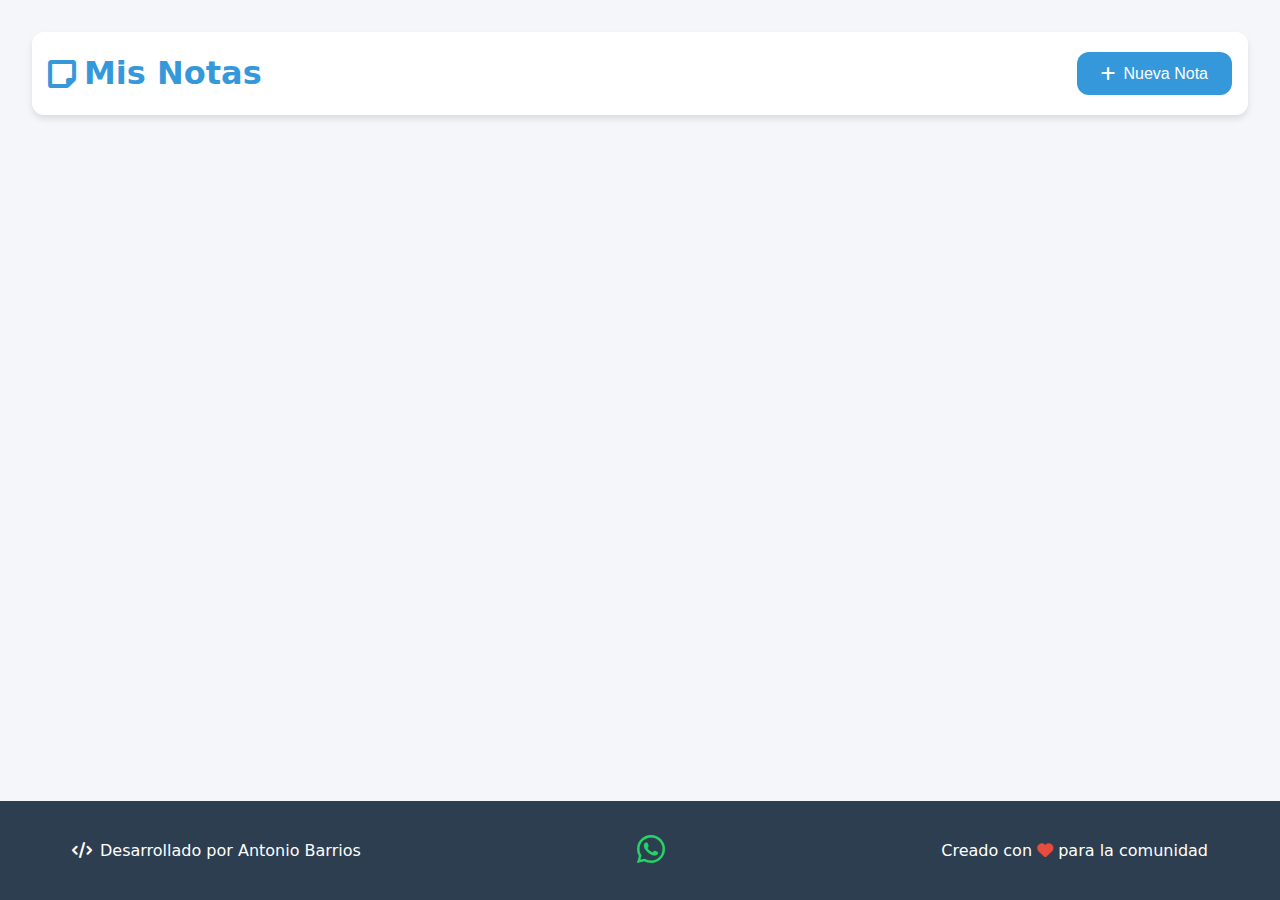
<file: aplicacion de notas/index.html>
<!DOCTYPE html>
<html lang="es">
<head>
    <meta charset="UTF-8">
    <meta name="viewport" content="width=device-width, initial-scale=1.0">
    <title>Mis Notas</title>
    <link rel="stylesheet" href="https://cdnjs.cloudflare.com/ajax/libs/font-awesome/6.0.0/css/all.min.css">
    <link rel="stylesheet" href="./styles.css">
</head>
<body>
    <div class="container">
        <header class="header">
            <h1><i class="fas fa-sticky-note"></i> Mis Notas</h1>
            <button id="addBtn" class="add-button">
                <i class="fas fa-plus"></i>
                Nueva Nota
            </button>
        </header>
        
        <main id="main" class="notes-container">
            <!-- Las notas se agregarán aquí dinámicamente -->
        </main>
    </div>

    <footer class="footer">
        <div class="footer-content">
            <div class="footer-brand">
                <p class="developer-info">
                    <i class="fas fa-code"></i> Desarrollado por Antonio Barrios
                </p>
            </div>
            <div class="footer-social">
                <a href="https://wa.me/595982580075" 
                   class="whatsapp-link" 
                   target="_blank" 
                   rel="noopener noreferrer"
                   title="Contactar por WhatsApp">
                    <i class="fab fa-whatsapp"></i>
                </a>
            </div>
            <div class="footer-love">
                <p>Creado con <i class="fas fa-heart pulse"></i> para la comunidad</p>
            </div>
        </div>
    </footer>

    <script src="./script.js"></script>
</body>
</html>
</file>
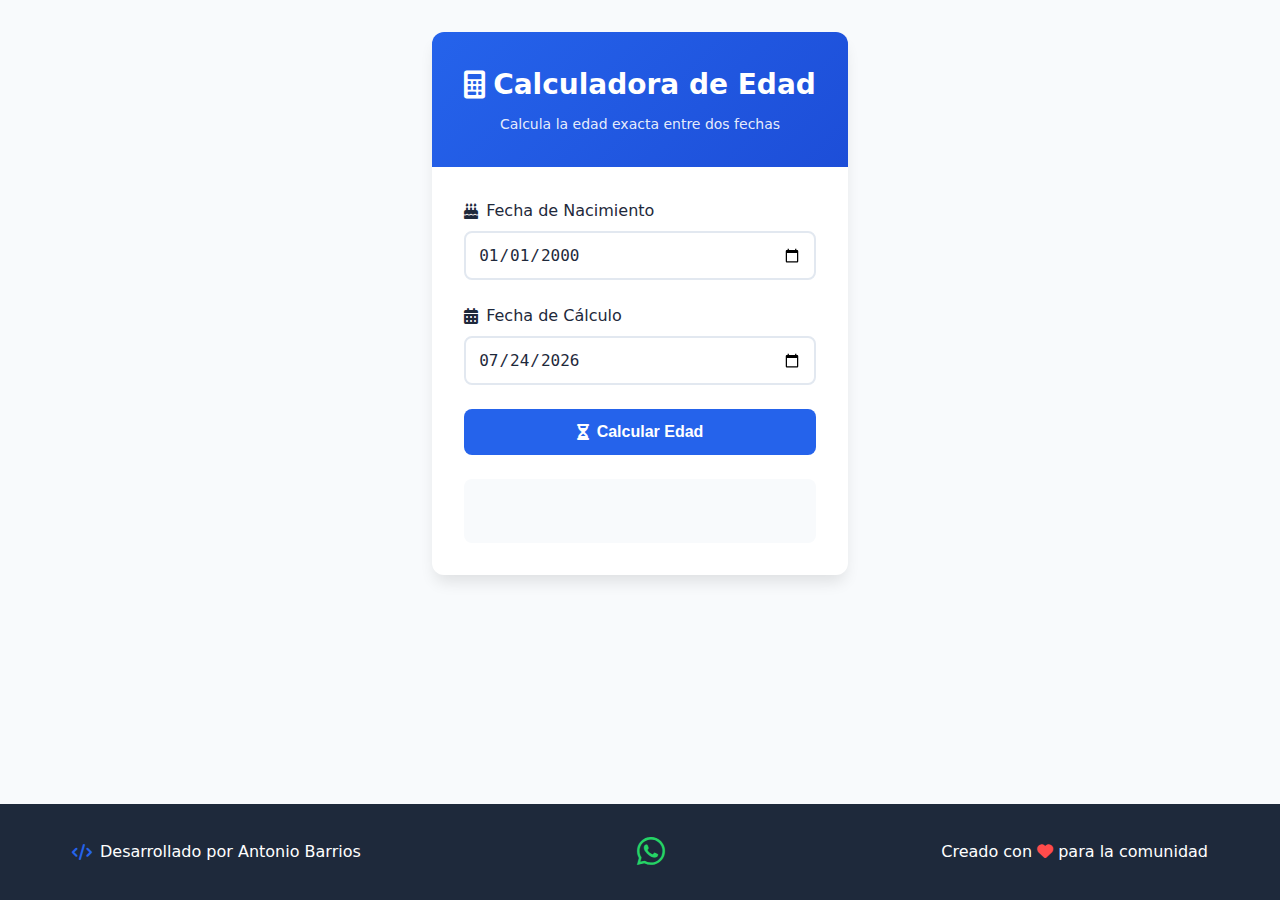
<file: calculadora de edad/index.html>
<!DOCTYPE html>
<html lang="es">
<head>
    <meta charset="UTF-8">
    <meta name="viewport" content="width=device-width, initial-scale=1.0">
    <title>Calculadora de Edad | Herramienta Profesional</title>
    <meta name="description" content="Calculadora de edad profesional que determina la edad exacta entre dos fechas">
    <link rel="stylesheet" href="https://cdnjs.cloudflare.com/ajax/libs/font-awesome/6.0.0/css/all.min.css">
    <link rel="stylesheet" href="styles.css">
</head>
<body>
    <main class="container">
        <div class="calculator-card">
            <header class="calculator-header">
                <h1><i class="fas fa-calculator"></i> Calculadora de Edad</h1>
                <p class="subtitle">Calcula la edad exacta entre dos fechas</p>
            </header>

            <div class="calculator-body">
                <div class="input-group">
                    <label for="fechaNacimiento">
                        <i class="fas fa-birthday-cake"></i> Fecha de Nacimiento
                    </label>
                    <div class="input-wrapper">
                        <input 
                            type="date" 
                            id="fechaNacimiento" 
                            name="fechaNacimiento"
                            required
                        >
                    </div>
                </div>

                <div class="input-group">
                    <label for="fechaActual">
                        <i class="fas fa-calendar-alt"></i> Fecha de Cálculo
                    </label>
                    <div class="input-wrapper">
                        <input 
                            type="date" 
                            id="fechaActual" 
                            name="fechaActual"
                            required
                        >
                    </div>
                </div>

                <button 
                    type="button" 
                    id="calcularBtn" 
                    class="btn-calcular"
                    onclick="calcularEdad()"
                >
                    <i class="fas fa-hourglass-half"></i>
                    Calcular Edad
                </button>

                <div class="resultado-container">
                    <div id="resultado" class="resultado"></div>
                </div>
            </div>
        </div>
    </main>

    <footer class="footer">
        <div class="footer-content">
            <div class="footer-brand">
                <p class="developer-info">
                    <i class="fas fa-code"></i> Desarrollado por Antonio Barrios
                </p>
            </div>
            <div class="footer-social">
                <a href="https://wa.me/595982580075" 
                   class="whatsapp-link" 
                   target="_blank" 
                   rel="noopener noreferrer"
                   title="Contactar por WhatsApp">
                    <i class="fab fa-whatsapp"></i>
                </a>
            </div>
            <div class="footer-love">
                <p>Creado con <i class="fas fa-heart pulse"></i> para la comunidad</p>
            </div>
        </div>
    </footer>

    <script src="script.js"></script>
</body>
</html>
</file>
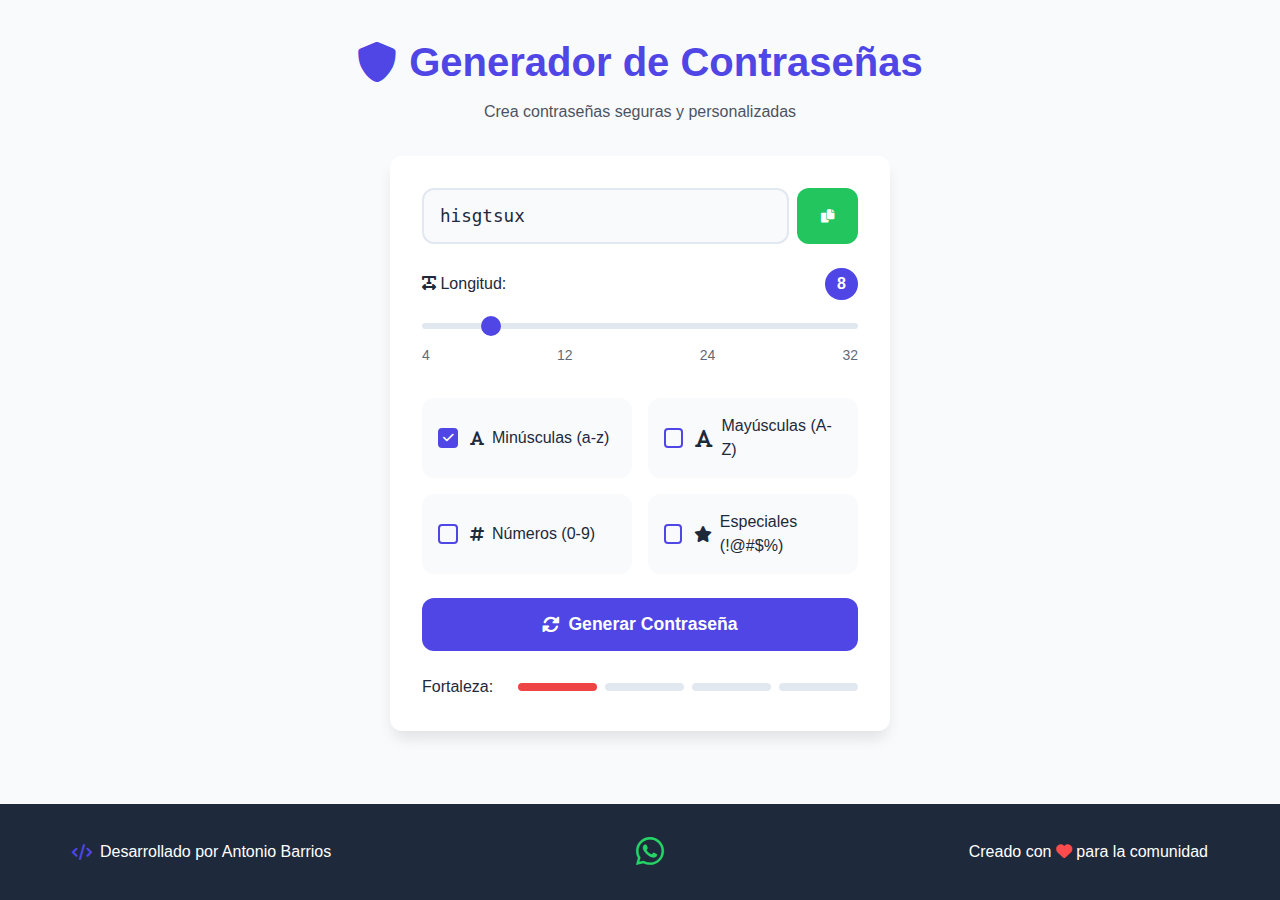
<file: Generador de Contraseña/index.html>
<!DOCTYPE html>
<html lang="es">
<head>
    <meta charset="UTF-8">
    <meta name="viewport" content="width=device-width, initial-scale=1.0">
    <title>Generador de Contraseñas Seguras</title>
    <link rel="stylesheet" href="https://cdnjs.cloudflare.com/ajax/libs/font-awesome/6.0.0/css/all.min.css">
    <link rel="stylesheet" href="styles.css">
</head>
<body>
    <div class="container">
        <header>
            <h1><i class="fas fa-shield-alt"></i> Generador de Contraseñas</h1>
            <p class="subtitle">Crea contraseñas seguras y personalizadas</p>
        </header>

        <main class="generator-card">
            <div class="password-display">
                <input type="text" id="passwordInput" readonly>
                <button id="copyBtn" class="copy-btn" title="Copiar al portapapeles">
                    <i class="fas fa-copy"></i>
                </button>
            </div>

            <div class="length-control">
                <div class="length-header">
                    <label for="lengthRange">
                        <i class="fas fa-text-width"></i> Longitud:
                    </label>
                    <span class="length-badge" id="lengthDisplay">8</span>
                </div>
                <input 
                    type="range" 
                    id="lengthRange" 
                    min="4" 
                    max="32" 
                    value="8" 
                    class="length-slider"
                >
                <div class="length-marks">
                    <span>4</span>
                    <span>12</span>
                    <span>24</span>
                    <span>32</span>
                </div>
            </div>

            <div class="options-grid">
                <label class="option-item">
                    <input type="checkbox" id="lowercaseCb" checked>
                    <span class="checkbox-custom"></span>
                    <span class="option-text">
                        <i class="fas fa-font"></i> Minúsculas (a-z)
                    </span>
                </label>

                <label class="option-item">
                    <input type="checkbox" id="uppercaseCb">
                    <span class="checkbox-custom"></span>
                    <span class="option-text">
                        <i class="fas fa-font fa-lg"></i> Mayúsculas (A-Z)
                    </span>
                </label>

                <label class="option-item">
                    <input type="checkbox" id="digitsCb">
                    <span class="checkbox-custom"></span>
                    <span class="option-text">
                        <i class="fas fa-hashtag"></i> Números (0-9)
                    </span>
                </label>

                <label class="option-item">
                    <input type="checkbox" id="specialsCb">
                    <span class="checkbox-custom"></span>
                    <span class="option-text">
                        <i class="fas fa-star"></i> Especiales (!@#$%)
                    </span>
                </label>
            </div>

            <button id="generateBtn" class="generate-btn">
                <i class="fas fa-sync-alt"></i> Generar Contraseña
            </button>

            <div class="strength-meter">
                <div class="strength-label">Fortaleza:</div>
                <div class="strength-bars" id="strengthBars">
                    <div class="bar"></div>
                    <div class="bar"></div>
                    <div class="bar"></div>
                    <div class="bar"></div>
                </div>
            </div>
        </main>
    </div>

    <footer class="footer">
        <div class="footer-content">
            <div class="footer-brand">
                <p class="developer-info">
                    <i class="fas fa-code"></i> Desarrollado por Antonio Barrios
                </p>
            </div>
            <div class="footer-social">
                <a href="https://wa.me/595982580075" 
                   class="whatsapp-link" 
                   target="_blank" 
                   rel="noopener noreferrer"
                   title="Contactar por WhatsApp">
                    <i class="fab fa-whatsapp"></i>
                </a>
            </div>
            <div class="footer-love">
                <p>Creado con <i class="fas fa-heart pulse"></i> para la comunidad</p>
            </div>
        </div>
    </footer>

    <script src="script.js"></script>
</body>
</html>
</file>
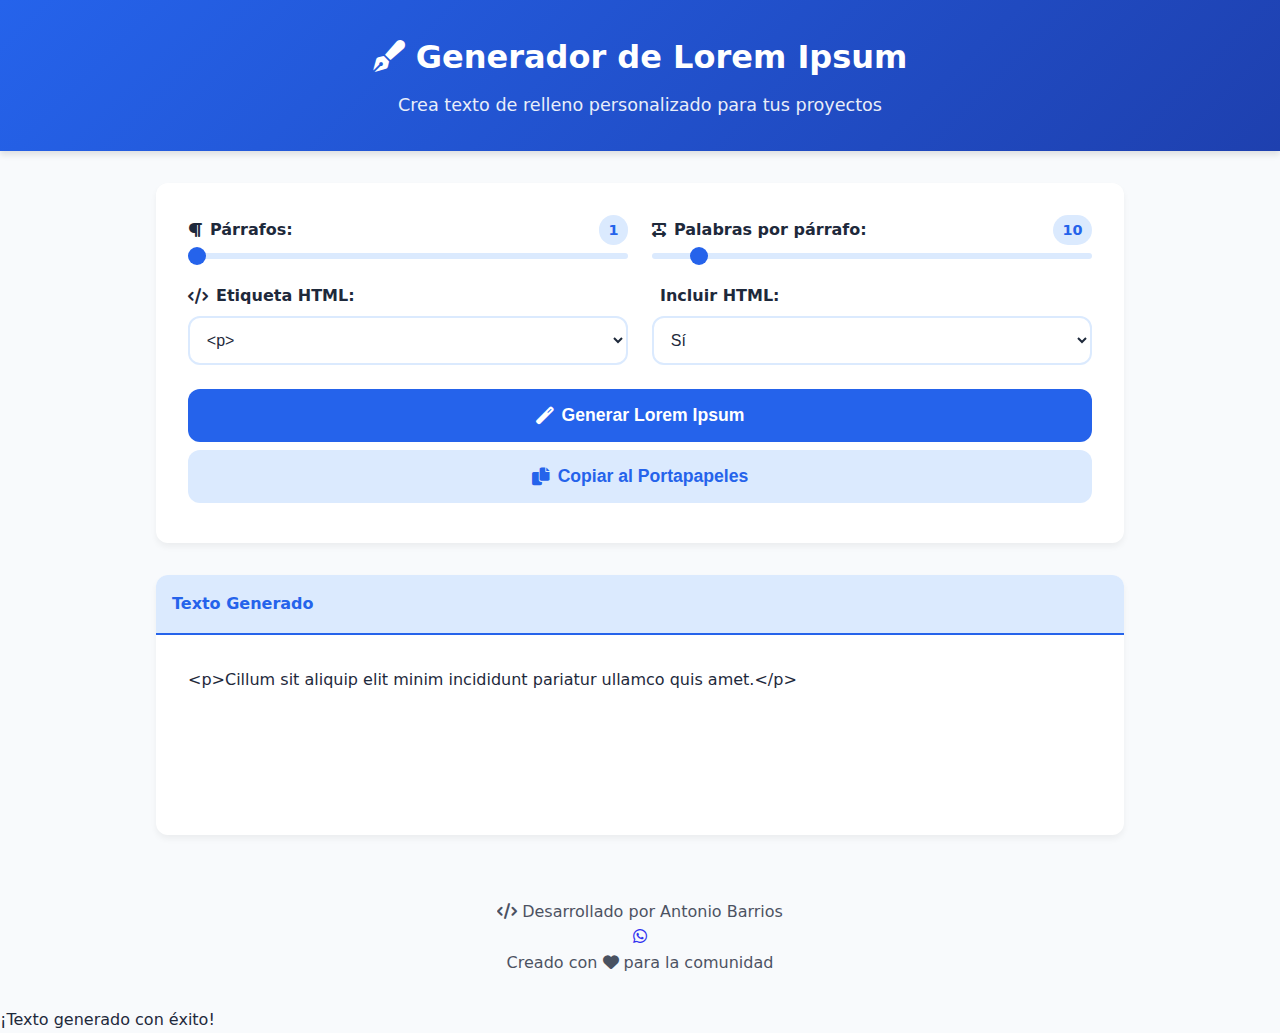
<file: Generador Lorem Ipsum/index.html>
<!DOCTYPE html>
<html lang="es">
<head>
    <meta charset="UTF-8">
    <meta name="viewport" content="width=device-width, initial-scale=1.0">
    <title>Generador de Lorem Ipsum</title>
    <link rel="stylesheet" href="styles.css">
    <link rel="stylesheet" href="https://cdnjs.cloudflare.com/ajax/libs/font-awesome/6.0.0/css/all.min.css">
</head>
<body>
    <header>
        <h1><i class="fas fa-pen-fancy"></i> Generador de Lorem Ipsum</h1>
        <p class="subtitle">Crea texto de relleno personalizado para tus proyectos</p>
    </header>
    <main>
        <div class="options-container">
            <div class="option-group">
                <div class="option-item">
                    <label for="paragraphs">
                        <i class="fas fa-paragraph"></i> Párrafos:
                        <span id="paragraphsValue" class="value-display">1</span>
                    </label>
                    <input type="range" id="paragraphs" min="1" max="50" value="1">
                </div>
                <div class="option-item">
                    <label for="words">
                        <i class="fas fa-text-width"></i> Palabras por párrafo:
                        <span id="wordsValue" class="value-display">10</span>
                    </label>
                    <input type="range" id="words" min="1" max="100" value="10">
                </div>
            </div>
            <div class="option-group">
                <div class="option-item">
                    <label for="tags">
                        <i class="fas fa-code"></i> Etiqueta HTML:
                    </label>
                    <select id="tags" class="select-styled"></select>
                </div>
                <div class="option-item">
                    <label for="include">
                        <i class="fas fa-brackets-curly"></i> Incluir HTML:
                    </label>
                    <select id="include" class="select-styled">
                        <option value="Yes">Sí</option>
                        <option value="No">No</option>
                    </select>
                </div>
            </div>
            <button id="generate" class="generate-btn">
                <i class="fas fa-magic"></i> Generar Lorem Ipsum
            </button>
            <button id="copy" class="copy-btn">
                <i class="fas fa-copy"></i> Copiar al Portapapeles
            </button>
        </div>
        <div class="output">
            <div class="output-header">
                <span class="output-title">Texto Generado</span>
            </div>
            <div id="output-content"></div>
        </div>
    </main>
    <footer class="footer">
        <div class="footer-content">
            <div class="footer-brand">
                <p class="developer-info">
                    <i class="fas fa-code"></i> Desarrollado por Antonio Barrios
                </p>
            </div>
            <div class="footer-social">
                <a href="https://wa.me/595982580075" 
                   class="whatsapp-link" 
                   target="_blank" 
                   rel="noopener noreferrer"
                   title="Contactar por WhatsApp">
                    <i class="fab fa-whatsapp"></i>
                </a>
            </div>
            <div class="footer-love">
                <p>Creado con <i class="fas fa-heart pulse"></i> para la comunidad</p>
            </div>
        </div>
    </footer>
    <script src="script.js"></script>
</body>
</html>
</file>
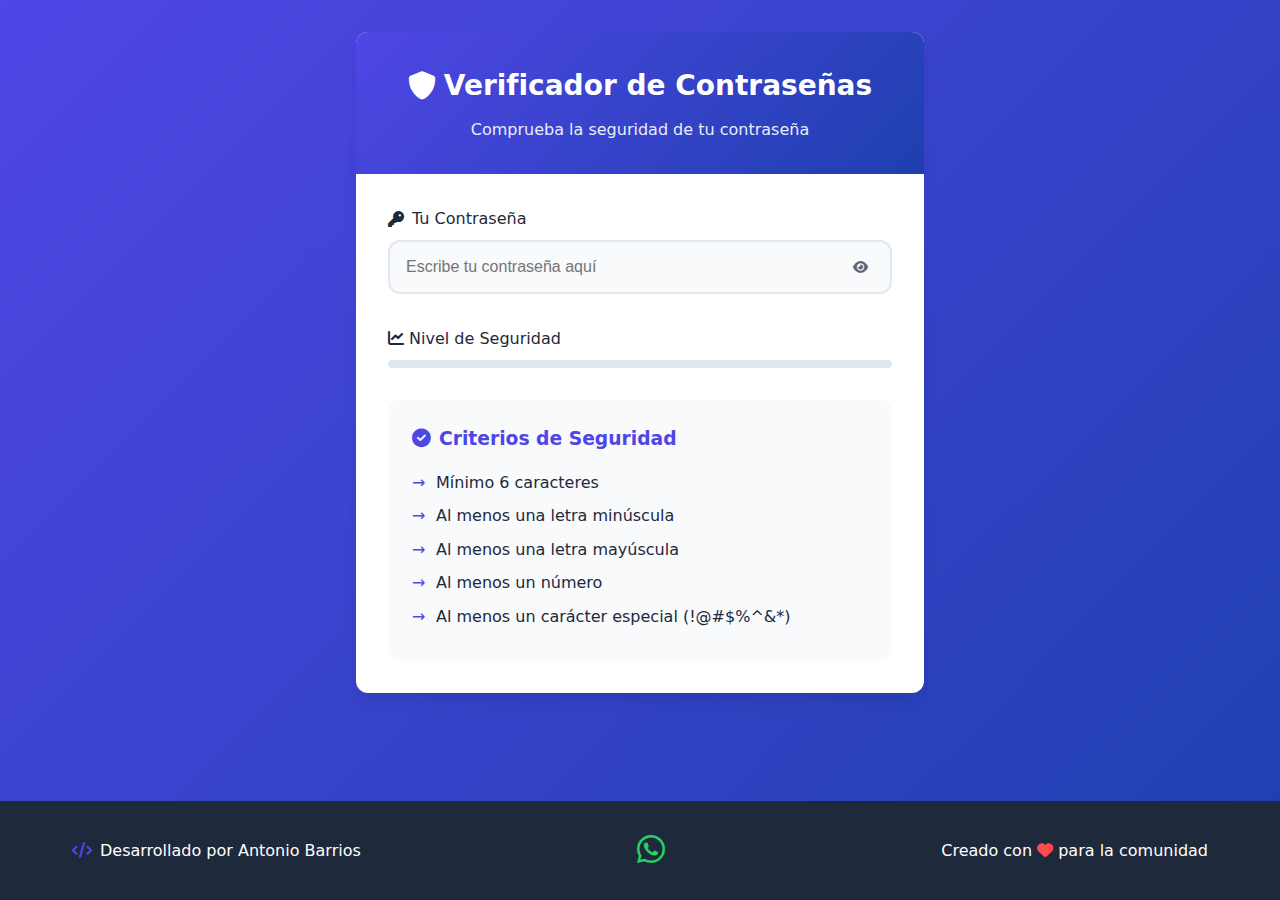
<file: Verificacion fortaleza password/index.html>
<!DOCTYPE html>
<html lang="es">
  <head>
    <meta charset="UTF-8" />
    <meta name="viewport" content="width=device-width, initial-scale=1.0" />
    <title>Verificador de Fortaleza de Contraseñas</title>
    <link
      rel="stylesheet"
      href="https://cdnjs.cloudflare.com/ajax/libs/font-awesome/6.0.0/css/all.min.css"
    />
    <link rel="stylesheet" href="styles.css" />
  </head>
  <body>
    <div class="container">
      <div class="card">
        <header class="card-header">
          <h1><i class="fas fa-shield-alt"></i> Verificador de Contraseñas</h1>
          <p class="subtitle">Comprueba la seguridad de tu contraseña</p>
        </header>

        <div class="card-body">
          <div class="input-group">
            <label for="password">
              <i class="fas fa-key"></i> Tu Contraseña
            </label>
            <div class="password-input">
              <input
                type="password"
                id="password"
                placeholder="Escribe tu contraseña aquí"
                autocomplete="off"
              />
              <button
                id="togglePassword"
                class="toggle-password"
                title="Mostrar/Ocultar contraseña"
              >
                <i class="fas fa-eye"></i>
              </button>
            </div>
          </div>

          <div class="strength-section">
            <label>
              <i class="fas fa-chart-line"></i> Nivel de Seguridad
            </label>
            <div class="power-container">
              <div id="power-point"></div>
            </div>
            <div id="strength-text" class="strength-text"></div>
          </div>

          <div class="criteria-list">
            <h3><i class="fas fa-check-circle"></i> Criterios de Seguridad</h3>
            <ul>
              <li>Mínimo 6 caracteres</li>
              <li>Al menos una letra minúscula</li>
              <li>Al menos una letra mayúscula</li>
              <li>Al menos un número</li>
              <li>Al menos un carácter especial (!@#$%^&*)</li>
            </ul>
          </div>
        </div>
      </div>
    </div>

    <footer class="footer">
      <div class="footer-content">
        <div class="footer-brand">
          <p class="developer-info">
            <i class="fas fa-code"></i> Desarrollado por Antonio Barrios
          </p>
        </div>
        <div class="footer-social">
          <a
            href="https://wa.me/595982580075"
            class="whatsapp-link"
            target="_blank"
            rel="noopener noreferrer"
            title="Contactar por WhatsApp"
          >
            <i class="fab fa-whatsapp"></i>
          </a>
        </div>
        <div class="footer-love">
          <p>Creado con <i class="fas fa-heart pulse"></i> para la comunidad</p>
        </div>
      </div>
    </footer>

    <script src="script.js"></script>
  </body>
</html>
</file>
<file: aplicacion de notas/styles.css>
:root {
    --primary-color: #3498db;
    --secondary-color: #2980b9;
    --accent-color: #e74c3c;
    --background-color: #f5f6fa;
    --note-color: #ffffff;
    --text-color: #2c3e50;
    --footer-bg: #2c3e50;
    --whatsapp-color: #25D366;
    --border-radius: 12px;
    --transition: all 0.3s ease;
}

* {
    margin: 0;
    padding: 0;
    box-sizing: border-box;
}

body {
    font-family: 'Segoe UI', system-ui, -apple-system, sans-serif;
    background-color: var(--background-color);
    color: var(--text-color);
    line-height: 1.6;
    min-height: 100vh;
    display: flex;
    flex-direction: column;
}

.container {
    flex: 1;
    padding: 2rem;
}

.header {
    display: flex;
    justify-content: space-between;
    align-items: center;
    margin-bottom: 2rem;
    padding: 1rem;
    background: white;
    border-radius: var(--border-radius);
    box-shadow: 0 4px 6px rgba(0, 0, 0, 0.1);
}

h1 {
    color: var(--primary-color);
    font-size: 2rem;
    display: flex;
    align-items: center;
    gap: 0.5rem;
}

.add-button {
    background: var(--primary-color);
    color: white;
    border: none;
    padding: 0.8rem 1.5rem;
    border-radius: var(--border-radius);
    cursor: pointer;
    display: flex;
    align-items: center;
    gap: 0.5rem;
    font-size: 1rem;
    transition: var(--transition);
}

.add-button:hover {
    background: var(--secondary-color);
    transform: translateY(-2px);
}

.notes-container {
    display: grid;
    grid-template-columns: repeat(auto-fill, minmax(300px, 1fr));
    gap: 1.5rem;
    padding: 1rem;
}

.note {
    background: var(--note-color);
    border-radius: var(--border-radius);
    box-shadow: 0 4px 6px rgba(0, 0, 0, 0.1);
    transition: var(--transition);
    overflow: hidden;
}

.note:hover {
    transform: translateY(-5px);
    box-shadow: 0 8px 15px rgba(0, 0, 0, 0.15);
}

.note-header {
    background: var(--primary-color);
    padding: 0.8rem;
    display: flex;
    justify-content: flex-end;
    gap: 0.5rem;
}

.note-header i {
    color: white;
    cursor: pointer;
    padding: 0.5rem;
    border-radius: 50%;
    transition: var(--transition);
}

.note-header i:hover {
    background: rgba(255, 255, 255, 0.2);
}

.note textarea {
    width: 100%;
    border: none;
    padding: 1rem;
    font-size: 1rem;
    resize: none;
    font-family: inherit;
}

.note .title {
    font-weight: bold;
    font-size: 1.2rem;
    border-bottom: 2px solid var(--background-color);
    padding: 0.8rem 1rem;
    background: var(--background-color);
}

.note textarea:focus {
    outline: none;
}

/* Footer Personalizado */
.footer {
    background: var(--footer-bg);
    color: white;
    padding: 1.5rem 0;
    margin-top: auto;
}

.footer-content {
    max-width: 1200px;
    margin: 0 auto;
    padding: 0 2rem;
    display: flex;
    justify-content: space-between;
    align-items: center;
    flex-wrap: wrap;
    gap: 1rem;
}

.developer-info {
    display: flex;
    align-items: center;
    gap: 0.5rem;
    font-weight: 500;
}

.footer-social .whatsapp-link {
    color: var(--whatsapp-color);
    font-size: 2rem;
    text-decoration: none;
    transition: var(--transition);
    display: inline-block;
}

.footer-social .whatsapp-link:hover {
    transform: scale(1.2) rotate(10deg);
}

.footer-love {
    display: flex;
    align-items: center;
    gap: 0.5rem;
}

.footer-love .fa-heart {
    color: var(--accent-color);
}

@keyframes pulse {
    0% { transform: scale(1); }
    50% { transform: scale(1.2); }
    100% { transform: scale(1); }
}

.pulse {
    animation: pulse 1.5s infinite;
}

@media (max-width: 768px) {
    .footer-content {
        flex-direction: column;
        text-align: center;
    }
    
    .header {
        flex-direction: column;
        gap: 1rem;
        text-align: center;
    }
    
    .notes-container {
        grid-template-columns: 1fr;
    }
}
</file>
<file: Generador de Contraseña/styles.css>
:root {
    --primary-color: #4f46e5;
    --primary-dark: #4338ca;
    --secondary-color: #22c55e;
    --background-color: #f8fafc;
    --surface-color: #ffffff;
    --text-color: #1e293b;
    --border-color: #e2e8f0;
    --footer-bg: #1e293b;
    --whatsapp-color: #25D366;
    --heart-color: #ff4b4b;
    --error-color: #ef4444;
    --success-color: #22c55e;
    --warning-color: #f59e0b;
    --border-radius: 12px;
    --card-shadow: 0 10px 15px -3px rgba(0, 0, 0, 0.1);
    --transition: all 0.3s ease;
}

* {
    margin: 0;
    padding: 0;
    box-sizing: border-box;
}

body {
    font-family: 'Inter', -apple-system, BlinkMacSystemFont, sans-serif;
    background-color: var(--background-color);
    color: var(--text-color);
    line-height: 1.5;
    min-height: 100vh;
    display: flex;
    flex-direction: column;
}

.container {
    flex: 1;
    padding: 2rem 1rem;
}

/* Header Styles */
header {
    text-align: center;
    margin-bottom: 2rem;
}

h1 {
    font-size: 2.5rem;
    color: var(--primary-color);
    margin-bottom: 0.5rem;
    display: flex;
    align-items: center;
    justify-content: center;
    gap: 0.75rem;
}

.subtitle {
    color: var(--text-color);
    opacity: 0.8;
}

/* Generator Card */
.generator-card {
    background: var(--surface-color);
    max-width: 500px;
    margin: 0 auto;
    padding: 2rem;
    border-radius: var(--border-radius);
    box-shadow: var(--card-shadow);
}

/* Password Display */
.password-display {
    display: flex;
    gap: 0.5rem;
    margin-bottom: 1.5rem;
}

.password-display input {
    flex: 1;
    padding: 1rem;
    font-family: 'Roboto Mono', monospace;
    font-size: 1.1rem;
    background: var(--background-color);
    border: 2px solid var(--border-color);
    border-radius: var(--border-radius);
    color: var(--text-color);
    transition: var(--transition);
}

.password-display input:focus {
    outline: none;
    border-color: var(--primary-color);
}

/* Buttons */
.copy-btn {
    padding: 0 1.5rem;
    background: var(--secondary-color);
    color: white;
    border: none;
    border-radius: var(--border-radius);
    cursor: pointer;
    transition: var(--transition);
}

.copy-btn:hover {
    transform: translateY(-2px);
    filter: brightness(1.1);
}

/* Length Control */
.length-control {
    margin-bottom: 1.5rem;
}

.length-header {
    display: flex;
    justify-content: space-between;
    align-items: center;
    margin-bottom: 0.75rem;
}

.length-badge {
    background: var(--primary-color);
    color: white;
    padding: 0.25rem 0.75rem;
    border-radius: 1rem;
    font-weight: 600;
}

.length-slider {
    width: 100%;
    height: 6px;
    background: var(--border-color);
    border-radius: 3px;
    -webkit-appearance: none;
    margin-bottom: 0.5rem;
}

.length-slider::-webkit-slider-thumb {
    -webkit-appearance: none;
    width: 20px;
    height: 20px;
    background: var(--primary-color);
    border-radius: 50%;
    cursor: pointer;
    transition: var(--transition);
}

.length-marks {
    display: flex;
    justify-content: space-between;
    padding: 0.5rem 0;
    color: var(--text-color);
    opacity: 0.7;
    font-size: 0.875rem;
}

/* Options Grid */
.options-grid {
    display: grid;
    grid-template-columns: repeat(auto-fit, minmax(200px, 1fr));
    gap: 1rem;
    margin-bottom: 1.5rem;
}

.option-item {
    position: relative;
    display: flex;
    align-items: center;
    padding: 1rem;
    background: var(--background-color);
    border-radius: var(--border-radius);
    cursor: pointer;
    transition: var(--transition);
}

.option-item:hover {
    transform: translateY(-2px);
    box-shadow: var(--card-shadow);
}

/* Custom Checkbox */
.option-item input[type="checkbox"] {
    opacity: 0;
    position: absolute;
}

.checkbox-custom {
    width: 20px;
    height: 20px;
    border: 2px solid var(--primary-color);
    border-radius: 4px;
    margin-right: 0.75rem;
    position: relative;
    transition: var(--transition);
}

.checkbox-custom::after {
    content: '\f00c';
    font-family: 'Font Awesome 6 Free';
    font-weight: 900;
    font-size: 12px;
    color: white;
    position: absolute;
    top: 50%;
    left: 50%;
    transform: translate(-50%, -50%) scale(0);
    transition: var(--transition);
}

.option-item input[type="checkbox"]:checked + .checkbox-custom {
    background-color: var(--primary-color);
}

.option-item input[type="checkbox"]:checked + .checkbox-custom::after {
    transform: translate(-50%, -50%) scale(1);
}

.option-text {
    display: flex;
    align-items: center;
    gap: 0.5rem;
    font-weight: 500;
}

/* Generate Button */
.generate-btn {
    width: 100%;
    padding: 1rem;
    background: var(--primary-color);
    color: white;
    border: none;
    border-radius: var(--border-radius);
    font-size: 1.1rem;
    font-weight: 600;
    cursor: pointer;
    transition: var(--transition);
    display: flex;
    align-items: center;
    justify-content: center;
    gap: 0.5rem;
    margin-bottom: 1.5rem;
}

.generate-btn:hover {
    background: var(--primary-dark);
    transform: translateY(-2px);
}

/* Strength Meter */
.strength-meter {
    display: flex;
    align-items: center;
    gap: 1rem;
}

.strength-label {
    font-weight: 500;
    min-width: 80px;
}

.strength-bars {
    flex: 1;
    display: flex;
    gap: 0.5rem;
}

.bar {
    height: 8px;
    flex: 1;
    background: var(--border-color);
    border-radius: 4px;
    transition: var(--transition);
}

.bar.active {
    background: var(--warning-color);
}

.bar.active.weak {
    background: var(--error-color);
}

.bar.active.medium {
    background: var(--warning-color);
}

.bar.active.strong {
    background: var(--success-color);
}

/* Notification */
.notification {
    position: fixed;
    bottom: 20px;
    right: 20px;
    padding: 1rem 2rem;
    border-radius: var(--border-radius);
    background: var(--primary-color);
    color: white;
    box-shadow: var(--card-shadow);
    animation: slideIn 0.3s ease-out;
    z-index: 1000;
}

.notification.success {
    background: var(--success-color);
}

.notification.error {
    background: var(--error-color);
}

@keyframes slideIn {
    from {
        transform: translateX(100%);
        opacity: 0;
    }
    to {
        transform: translateX(0);
        opacity: 1;
    }
}

.notification.fade-out {
    animation: fadeOut 0.3s ease-out forwards;
}

@keyframes fadeOut {
    to {
        opacity: 0;
        transform: translateY(10px);
    }
}

/* Footer Estandarizado */
.footer {
    background: var(--footer-bg);
    color: white;
    padding: 1.5rem 0;
    margin-top: auto;
}

.footer-content {
    max-width: 1200px;
    margin: 0 auto;
    padding: 0 2rem;
    display: flex;
    justify-content: space-between;
    align-items: center;
    flex-wrap: wrap;
    gap: 1rem;
}

.developer-info {
    display: flex;
    align-items: center;
    gap: 0.5rem;
    font-weight: 500;
}

.developer-info .fa-code {
    color: var(--primary-color);
}

.footer-social .whatsapp-link {
    color: var(--whatsapp-color);
    font-size: 2rem;
    text-decoration: none;
    transition: var(--transition);
    display: inline-block;
    position: relative;
}

.footer-social .whatsapp-link:hover {
    transform: scale(1.2) rotate(10deg);
}

.footer-social .whatsapp-link::after {
    content: '';
    position: absolute;
    width: 100%;
    height: 100%;
    background: var(--whatsapp-color);
    border-radius: 50%;
    opacity: 0.2;
    transform: scale(0);
    transition: var(--transition);
}

.footer-social .whatsapp-link:hover::after {
    transform: scale(1.5);
}

.footer-love {
    display: flex;
    align-items: center;
    gap: 0.5rem;
}

.footer-love .fa-heart {
    color: var(--heart-color);
}

@keyframes pulse {
    0% { transform: scale(1); }
    50% { transform: scale(1.2); }
    100% { transform: scale(1); }
}

.pulse {
    animation: pulse 1.5s infinite;
}

/* Media Queries */
@media (max-width: 768px) {
    .container {
        padding: 1rem;
    }

    .generator-card {
        padding: 1.5rem;
    }

    .options-grid {
        grid-template-columns: 1fr;
    }

    h1 {
        font-size: 2rem;
    }

    .footer-content {
        flex-direction: column;
        text-align: center;
        gap: 1.5rem;
    }
}

@media (max-width: 480px) {
    .password-display {
        flex-direction: column;
    }

    .copy-btn {
        width: 100%;
        padding: 0.75rem;
    }

    .strength-meter {
        flex-direction: column;
        align-items: stretch;
    }

    .length-marks {
        font-size: 0.75rem;
    }
}
</file>
<file: Generador Lorem Ipsum/styles.css>
/* Variables globales */
:root {
    --primary-color: #2563eb;
    --secondary-color: #1e40af;
    --accent-color: #dbeafe;
    --background-color: #f8fafc;
    --text-color: #1e293b;
    --border-radius: 12px;
    --transition: all 0.3s ease;
}

* {
    margin: 0;
    padding: 0;
    box-sizing: border-box;
}

body {
    font-family: 'Segoe UI', system-ui, sans-serif;
    background-color: var(--background-color);
    color: var(--text-color);
    line-height: 1.6;
}

header {
    background: linear-gradient(135deg, var(--primary-color), var(--secondary-color));
    color: white;
    padding: 2rem 1rem;
    text-align: center;
    box-shadow: 0 4px 6px rgba(0, 0, 0, 0.1);
}

.subtitle {
    margin-top: 0.5rem;
    opacity: 0.9;
    font-size: 1.1rem;
}

main {
    max-width: 1000px;
    margin: 2rem auto;
    padding: 0 1rem;
}

.options-container {
    background: white;
    padding: 2rem;
    border-radius: var(--border-radius);
    box-shadow: 0 4px 6px rgba(0, 0, 0, 0.05);
    margin-bottom: 2rem;
}

.option-group {
    display: grid;
    grid-template-columns: repeat(auto-fit, minmax(250px, 1fr));
    gap: 1.5rem;
    margin-bottom: 1.5rem;
}

.option-item {
    display: flex;
    flex-direction: column;
    gap: 0.5rem;
}

label {
    font-weight: 600;
    color: var(--text-color);
    display: flex;
    align-items: center;
    gap: 0.5rem;
}

.value-display {
    background: var(--accent-color);
    padding: 0.2rem 0.6rem;
    border-radius: 1rem;
    margin-left: auto;
    font-size: 0.9rem;
    color: var(--primary-color);
}

input[type="range"] {
    width: 100%;
    height: 6px;
    background: var(--accent-color);
    border-radius: 3px;
    outline: none;
    -webkit-appearance: none;
}

input[type="range"]::-webkit-slider-thumb {
    -webkit-appearance: none;
    width: 18px;
    height: 18px;
    background: var(--primary-color);
    border-radius: 50%;
    cursor: pointer;
    transition: var(--transition);
}

.select-styled {
    width: 100%;
    padding: 0.8rem;
    border: 2px solid var(--accent-color);
    border-radius: var(--border-radius);
    background: white;
    color: var(--text-color);
    font-size: 1rem;
    cursor: pointer;
    transition: var(--transition);
}

.generate-btn, .copy-btn {
    width: 100%;
    padding: 1rem;
    margin: 0.5rem 0;
    border: none;
    border-radius: var(--border-radius);
    font-size: 1.1rem;
    font-weight: 600;
    cursor: pointer;
    transition: var(--transition);
    display: flex;
    align-items: center;
    justify-content: center;
    gap: 0.5rem;
}

.generate-btn {
    background: var(--primary-color);
    color: white;
}

.copy-btn {
    background: var(--accent-color);
    color: var(--primary-color);
}

.generate-btn:hover, .copy-btn:hover {
    transform: translateY(-2px);
    box-shadow: 0 4px 12px rgba(0, 0, 0, 0.1);
}

.output {
    background: white;
    border-radius: var(--border-radius);
    box-shadow: 0 4px 6px rgba(0, 0, 0, 0.05);
    overflow: hidden;
}

.output-header {
    background: var(--accent-color);
    padding: 1rem;
    border-bottom: 2px solid var(--primary-color);
}

.output-title {
    font-weight: 600;
    color: var(--primary-color);
}

#output-content {
    padding: 2rem;
    min-height: 200px;
    white-space: pre-wrap;
}

footer {
    text-align: center;
    padding: 2rem;
    color: var(--text-color);
    opacity: 0.8;
}

@media (max-width: 768px) {
    .option-group {
        grid-template-columns: 1fr;
    }
}
</file>
<file: Verificacion fortaleza password/styles.css>
:root {
    --primary-color: #4f46e5;
    --secondary-color: #1e40af;
    --accent-color: #22c55e;
    --background-color: #f8fafc;
    --surface-color: #ffffff;
    --text-color: #1e293b;
    --border-color: #e2e8f0;
    --footer-bg: #1e293b;
    --whatsapp-color: #25D366;
    --heart-color: #ff4b4b;
    --error-color: #ef4444;
    --success-color: #22c55e;
    --warning-color: #f59e0b;
    --weak-color: #ef4444;
    --medium-color: #f59e0b;
    --strong-color: #22c55e;
    --border-radius: 12px;
    --card-shadow: 0 10px 15px -3px rgba(0, 0, 0, 0.1);
    --transition: all 0.3s ease;
}

* {
    margin: 0;
    padding: 0;
    box-sizing: border-box;
}

body {
    font-family: 'Inter', system-ui, -apple-system, sans-serif;
    background: linear-gradient(135deg, var(--primary-color), var(--secondary-color));
    min-height: 100vh;
    display: flex;
    flex-direction: column;
    color: var(--text-color);
    line-height: 1.6;
}

.container {
    flex: 1;
    padding: 2rem 1rem;
    max-width: 600px;
    margin: 0 auto;
    width: 100%;
}

.card {
    background: var(--surface-color);
    border-radius: var(--border-radius);
    box-shadow: var(--card-shadow);
    overflow: hidden;
}

.card-header {
    background: linear-gradient(135deg, var(--primary-color), var(--secondary-color));
    color: white;
    padding: 2rem;
    text-align: center;
}

.card-header h1 {
    font-size: 1.75rem;
    margin-bottom: 0.5rem;
    display: flex;
    align-items: center;
    justify-content: center;
    gap: 0.5rem;
}

.subtitle {
    opacity: 0.9;
    font-size: 1rem;
}

.card-body {
    padding: 2rem;
}

.input-group {
    margin-bottom: 2rem;
}

.input-group label {
    display: flex;
    align-items: center;
    gap: 0.5rem;
    margin-bottom: 0.5rem;
    font-weight: 500;
}

.password-input {
    position: relative;
}

input {
    width: 100%;
    padding: 1rem;
    border: 2px solid var(--border-color);
    border-radius: var(--border-radius);
    font-size: 1rem;
    transition: var(--transition);
    background: var(--background-color);
}

input:focus {
    outline: none;
    border-color: var(--primary-color);
    box-shadow: 0 0 0 3px rgba(79, 70, 229, 0.1);
}

.toggle-password {
    position: absolute;
    right: 1rem;
    top: 50%;
    transform: translateY(-50%);
    background: none;
    border: none;
    color: var(--text-color);
    cursor: pointer;
    padding: 0.5rem;
    opacity: 0.7;
    transition: var(--transition);
}

.toggle-password:hover {
    opacity: 1;
}

.strength-section {
    margin-bottom: 2rem;
}

.power-container {
    background: var(--border-color);
    height: 8px;
    border-radius: 4px;
    margin: 0.5rem 0;
    overflow: hidden;
}

#power-point {
    width: 0;
    height: 100%;
    border-radius: 4px;
    transition: var(--transition);
}

.strength-text {
    text-align: center;
    font-weight: 500;
    margin-top: 0.5rem;
}

.criteria-list {
    background: var(--background-color);
    padding: 1.5rem;
    border-radius: var(--border-radius);
}

.criteria-list h3 {
    display: flex;
    align-items: center;
    gap: 0.5rem;
    margin-bottom: 1rem;
    color: var(--primary-color);
}

.criteria-list ul {
    list-style: none;
    padding-left: 1.5rem;
}

.criteria-list li {
    position: relative;
    margin-bottom: 0.5rem;
}

.criteria-list li::before {
    content: '→';
    position: absolute;
    left: -1.5rem;
    color: var(--primary-color);
}

/* Footer Estandarizado */
.footer {
    background: var(--footer-bg);
    color: white;
    padding: 1.5rem 0;
    margin-top: auto;
}

.footer-content {
    max-width: 1200px;
    margin: 0 auto;
    padding: 0 2rem;
    display: flex;
    justify-content: space-between;
    align-items: center;
    flex-wrap: wrap;
    gap: 1rem;
}

.developer-info {
    display: flex;
    align-items: center;
    gap: 0.5rem;
    font-weight: 500;
}

.developer-info .fa-code {
    color: var(--primary-color);
}

.footer-social .whatsapp-link {
    color: var(--whatsapp-color);
    font-size: 2rem;
    text-decoration: none;
    transition: var(--transition);
    display: inline-block;
    position: relative;
}

.footer-social .whatsapp-link:hover {
    transform: scale(1.2) rotate(10deg);
}

.footer-social .whatsapp-link::after {
    content: '';
    position: absolute;
    width: 100%;
    height: 100%;
    background: var(--whatsapp-color);
    border-radius: 50%;
    opacity: 0.2;
    transform: scale(0);
    transition: var(--transition);
}

.footer-social .whatsapp-link:hover::after {
    transform: scale(1.5);
}

.footer-love {
    display: flex;
    align-items: center;
    gap: 0.5rem;
}

.footer-love .fa-heart {
    color: var(--heart-color);
}

@keyframes pulse {
    0% { transform: scale(1); }
    50% { transform: scale(1.2); }
    100% { transform: scale(1); }
}

.pulse {
    animation: pulse 1.5s infinite;
}

/* Media Queries */
@media (max-width: 768px) {
    .container {
        padding: 1rem;
    }

    .card-header {
        padding: 1.5rem;
    }

    .card-body {
        padding: 1.5rem;
    }

    .footer-content {
        flex-direction: column;
        text-align: center;
        gap: 1.5rem;
    }
}

@media (max-width: 480px) {
    .card-header h1 {
        font-size: 1.5rem;
    }

    .criteria-list {
        padding: 1rem;
    }
}
</file>
<file: calculadora de edad/styles.css>
/* Variables y reset */
:root {
    --color-primary: #2563eb;
    --color-primary-dark: #1d4ed8;
    --color-secondary: #64748b;
    --color-background: #f8fafc;
    --color-surface: #ffffff;
    --color-text: #1e293b;
    --color-text-light: #64748b;
    --footer-bg: #1e293b;
    --whatsapp-color: #25D366;
    --heart-color: #ff4b4b;
    --shadow-sm: 0 1px 3px rgba(0, 0, 0, 0.1);
    --shadow-md: 0 4px 6px -1px rgba(0, 0, 0, 0.1);
    --shadow-lg: 0 10px 15px -3px rgba(0, 0, 0, 0.1);
    --border-radius: 0.75rem;
    --transition: all 0.3s ease;
}

* {
    margin: 0;
    padding: 0;
    box-sizing: border-box;
}

body {
    font-family: 'Inter', system-ui, -apple-system, sans-serif;
    background-color: var(--color-background);
    color: var(--color-text);
    line-height: 1.5;
    min-height: 100vh;
    display: flex;
    flex-direction: column;
}

/* Contenedor principal */
.container {
    max-width: 480px;
    margin: 2rem auto;
    padding: 0 1rem;
    flex: 1;
}

/* Tarjeta de la calculadora */
.calculator-card {
    background-color: var(--color-surface);
    border-radius: var(--border-radius);
    box-shadow: var(--shadow-lg);
    overflow: hidden;
}

/* Encabezado */
.calculator-header {
    padding: 2rem;
    background: linear-gradient(135deg, var(--color-primary), var(--color-primary-dark));
    color: white;
    text-align: center;
}

.calculator-header h1 {
    font-size: 1.75rem;
    font-weight: 700;
    margin-bottom: 0.5rem;
    display: flex;
    align-items: center;
    justify-content: center;
    gap: 0.5rem;
}

.subtitle {
    color: rgba(255, 255, 255, 0.9);
    font-size: 0.875rem;
}

/* Cuerpo de la calculadora */
.calculator-body {
    padding: 2rem;
}

/* Grupos de entrada */
.input-group {
    margin-bottom: 1.5rem;
}

.input-group label {
    display: flex;
    align-items: center;
    gap: 0.5rem;
    margin-bottom: 0.5rem;
    font-weight: 500;
    color: var(--color-text);
}

.input-wrapper {
    position: relative;
}

/* Estilos de inputs */
input[type="date"] {
    width: 100%;
    padding: 0.75rem;
    border: 2px solid #e2e8f0;
    border-radius: 0.5rem;
    font-size: 1rem;
    transition: var(--transition);
    color: var(--color-text);
    background-color: white;
}

input[type="date"]:focus {
    outline: none;
    border-color: var(--color-primary);
    box-shadow: 0 0 0 3px rgba(37, 99, 235, 0.1);
}

/* Botón de calcular */
.btn-calcular {
    width: 100%;
    padding: 0.875rem;
    background-color: var(--color-primary);
    color: white;
    border: none;
    border-radius: 0.5rem;
    font-size: 1rem;
    font-weight: 600;
    cursor: pointer;
    transition: var(--transition);
    display: flex;
    align-items: center;
    justify-content: center;
    gap: 0.5rem;
}

.btn-calcular:hover {
    background-color: var(--color-primary-dark);
    transform: translateY(-1px);
}

.btn-calcular:active {
    transform: translateY(0);
}

/* Contenedor del resultado */
.resultado-container {
    margin-top: 1.5rem;
    padding: 1rem;
    background-color: #f8fafc;
    border-radius: 0.5rem;
    text-align: center;
}

.resultado {
    font-size: 1.25rem;
    font-weight: 600;
    color: var(--color-text);
    min-height: 2rem;
}

/* Footer Estandarizado */
.footer {
    background: var(--footer-bg);
    color: white;
    padding: 1.5rem 0;
    margin-top: auto;
}

.footer-content {
    max-width: 1200px;
    margin: 0 auto;
    padding: 0 2rem;
    display: flex;
    justify-content: space-between;
    align-items: center;
    flex-wrap: wrap;
    gap: 1rem;
}

.developer-info {
    display: flex;
    align-items: center;
    gap: 0.5rem;
    font-weight: 500;
}

.developer-info .fa-code {
    color: var(--color-primary);
}

.footer-social .whatsapp-link {
    color: var(--whatsapp-color);
    font-size: 2rem;
    text-decoration: none;
    transition: var(--transition);
    display: inline-block;
    position: relative;
}

.footer-social .whatsapp-link:hover {
    transform: scale(1.2) rotate(10deg);
}

.footer-social .whatsapp-link::after {
    content: '';
    position: absolute;
    width: 100%;
    height: 100%;
    background: var(--whatsapp-color);
    border-radius: 50%;
    opacity: 0.2;
    transform: scale(0);
    transition: var(--transition);
}

.footer-social .whatsapp-link:hover::after {
    transform: scale(1.5);
}

.footer-love {
    display: flex;
    align-items: center;
    gap: 0.5rem;
}

.footer-love .fa-heart {
    color: var(--heart-color);
}

/* Animaciones */
@keyframes fadeIn {
    from {
        opacity: 0;
        transform: translateY(10px);
    }
    to {
        opacity: 1;
        transform: translateY(0);
    }
}

@keyframes pulse {
    0% { transform: scale(1); }
    50% { transform: scale(1.2); }
    100% { transform: scale(1); }
}

.resultado.mostrar {
    animation: fadeIn 0.3s ease-out forwards;
}

.pulse {
    animation: pulse 1.5s infinite;
}

/* Media Queries */
@media (max-width: 768px) {
    .footer-content {
        flex-direction: column;
        text-align: center;
        gap: 1.5rem;
    }
}

@media (max-width: 480px) {
    .container {
        margin: 1rem auto;
    }

    .calculator-header {
        padding: 1.5rem;
    }

    .calculator-body {
        padding: 1.5rem;
    }

    .footer-content {
        padding: 0 1rem;
    }
}
</file>
